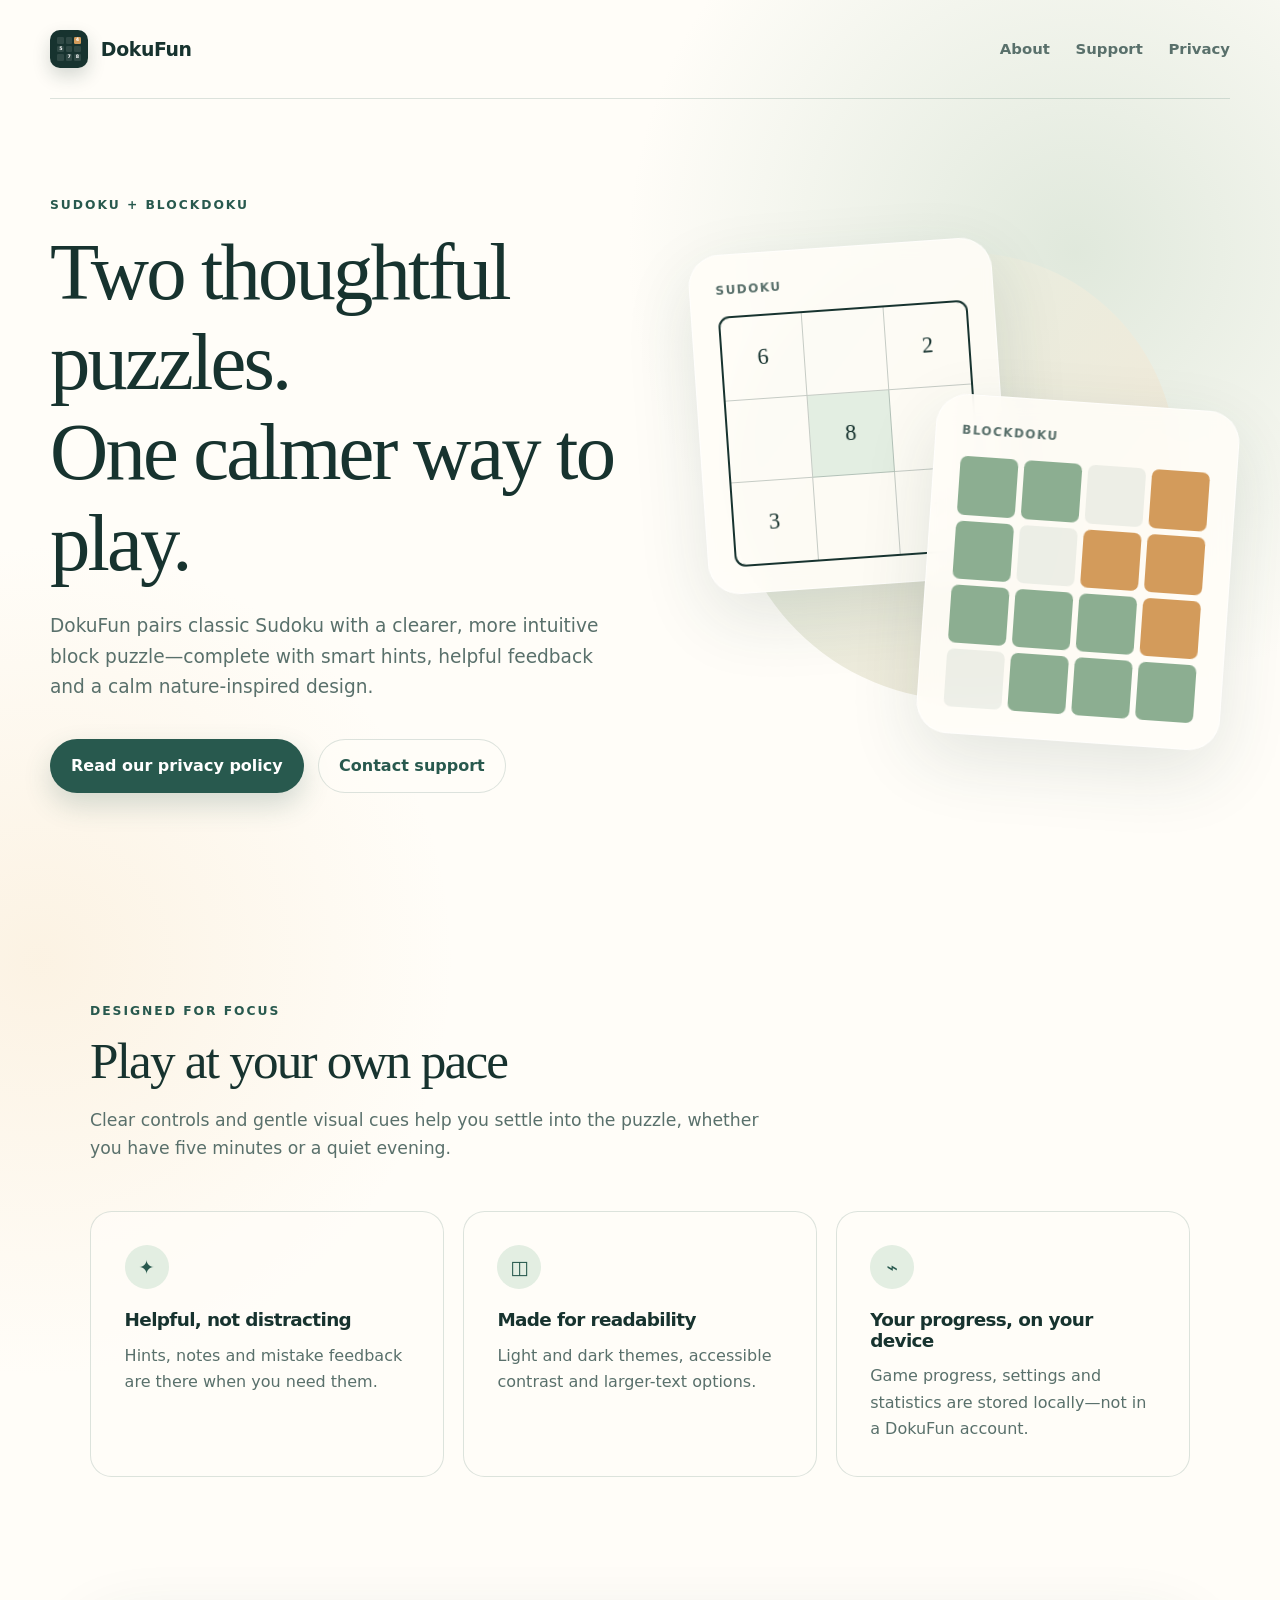
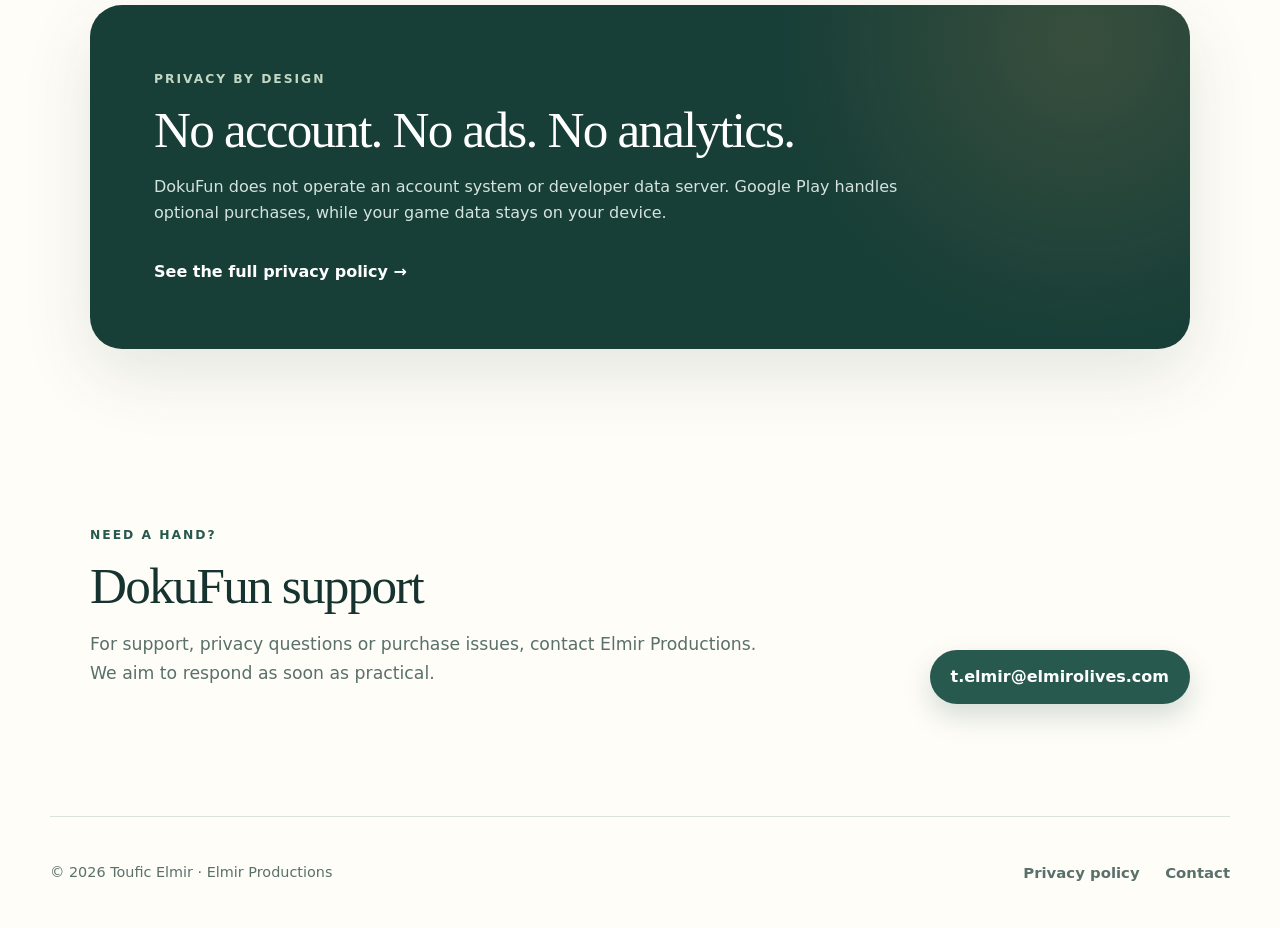
<file: index.html>
<!doctype html>
<html lang="en-AU">
  <head>
    <meta charset="utf-8">
    <meta name="viewport" content="width=device-width, initial-scale=1">
    <meta name="description" content="Official support and privacy information for DokuFun by Elmir Productions.">
    <meta name="theme-color" content="#edf3ec">
    <link rel="canonical" href="https://touficelmir91-lang.github.io/dokufun-legal/">
    <link rel="stylesheet" href="styles.css">
    <title>DokuFun — Elmir Productions</title>
  </head>
  <body>
    <a class="skip-link" href="#main">Skip to content</a>

    <header class="site-header">
      <a class="brand" href="./" aria-label="DokuFun home">
        <span class="brand-mark" aria-hidden="true">
          <i></i><i></i><i>4</i><i>5</i><i></i><i></i><i></i><i>7</i><i>8</i>
        </span>
        <span>DokuFun</span>
      </a>
      <nav aria-label="Main navigation">
        <a href="#about">About</a>
        <a href="#support">Support</a>
        <a href="privacy/">Privacy</a>
      </nav>
    </header>

    <main id="main">
      <section class="hero" aria-labelledby="hero-title">
        <div class="hero-copy">
          <p class="eyebrow">Sudoku + BlockDoku</p>
          <h1 id="hero-title">Two thoughtful puzzles.<br>One calmer way to play.</h1>
          <p class="lede">DokuFun pairs classic Sudoku with a clearer, more intuitive block puzzle—complete with smart hints, helpful feedback and a calm nature-inspired design.</p>
          <div class="hero-actions">
            <a class="button primary" href="privacy/">Read our privacy policy</a>
            <a class="button secondary" href="mailto:t.elmir@elmirolives.com">Contact support</a>
          </div>
        </div>

        <div class="puzzle-preview" aria-hidden="true">
          <div class="preview-card sudoku-card">
            <span class="card-label">Sudoku</span>
            <div class="mini-grid">
              <b>6</b><b></b><b>2</b><b></b><b>8</b><b></b><b>3</b><b></b><b>7</b>
            </div>
          </div>
          <div class="preview-card blocks-card">
            <span class="card-label">BlockDoku</span>
            <div class="blocks" role="presentation">
              <span></span><span></span><span class="empty"></span><span class="accent"></span>
              <span></span><span class="empty"></span><span class="accent"></span><span class="accent"></span>
              <span></span><span></span><span></span><span class="accent"></span>
              <span class="empty"></span><span></span><span></span><span></span>
            </div>
          </div>
        </div>
      </section>

      <section id="about" class="section" aria-labelledby="about-title">
        <div class="section-heading">
          <p class="eyebrow">Designed for focus</p>
          <h2 id="about-title">Play at your own pace</h2>
          <p>Clear controls and gentle visual cues help you settle into the puzzle, whether you have five minutes or a quiet evening.</p>
        </div>
        <div class="feature-grid">
          <article>
            <span class="feature-icon" aria-hidden="true">✦</span>
            <h3>Helpful, not distracting</h3>
            <p>Hints, notes and mistake feedback are there when you need them.</p>
          </article>
          <article>
            <span class="feature-icon" aria-hidden="true">◫</span>
            <h3>Made for readability</h3>
            <p>Light and dark themes, accessible contrast and larger-text options.</p>
          </article>
          <article>
            <span class="feature-icon" aria-hidden="true">⌁</span>
            <h3>Your progress, on your device</h3>
            <p>Game progress, settings and statistics are stored locally—not in a DokuFun account.</p>
          </article>
        </div>
      </section>

      <section class="privacy-callout" aria-labelledby="privacy-title">
        <div>
          <p class="eyebrow">Privacy by design</p>
          <h2 id="privacy-title">No account. No ads. No analytics.</h2>
          <p>DokuFun does not operate an account system or developer data server. Google Play handles optional purchases, while your game data stays on your device.</p>
        </div>
        <a class="text-link" href="privacy/">See the full privacy policy <span aria-hidden="true">→</span></a>
      </section>

      <section id="support" class="section support" aria-labelledby="support-title">
        <div class="section-heading">
          <p class="eyebrow">Need a hand?</p>
          <h2 id="support-title">DokuFun support</h2>
          <p>For support, privacy questions or purchase issues, contact Elmir Productions. We aim to respond as soon as practical.</p>
        </div>
        <a class="button primary" href="mailto:t.elmir@elmirolives.com">t.elmir@elmirolives.com</a>
      </section>
    </main>

    <footer>
      <p>© 2026 Toufic Elmir · Elmir Productions</p>
      <div>
        <a href="privacy/">Privacy policy</a>
        <a href="mailto:t.elmir@elmirolives.com">Contact</a>
      </div>
    </footer>
  </body>
</html>
</file>
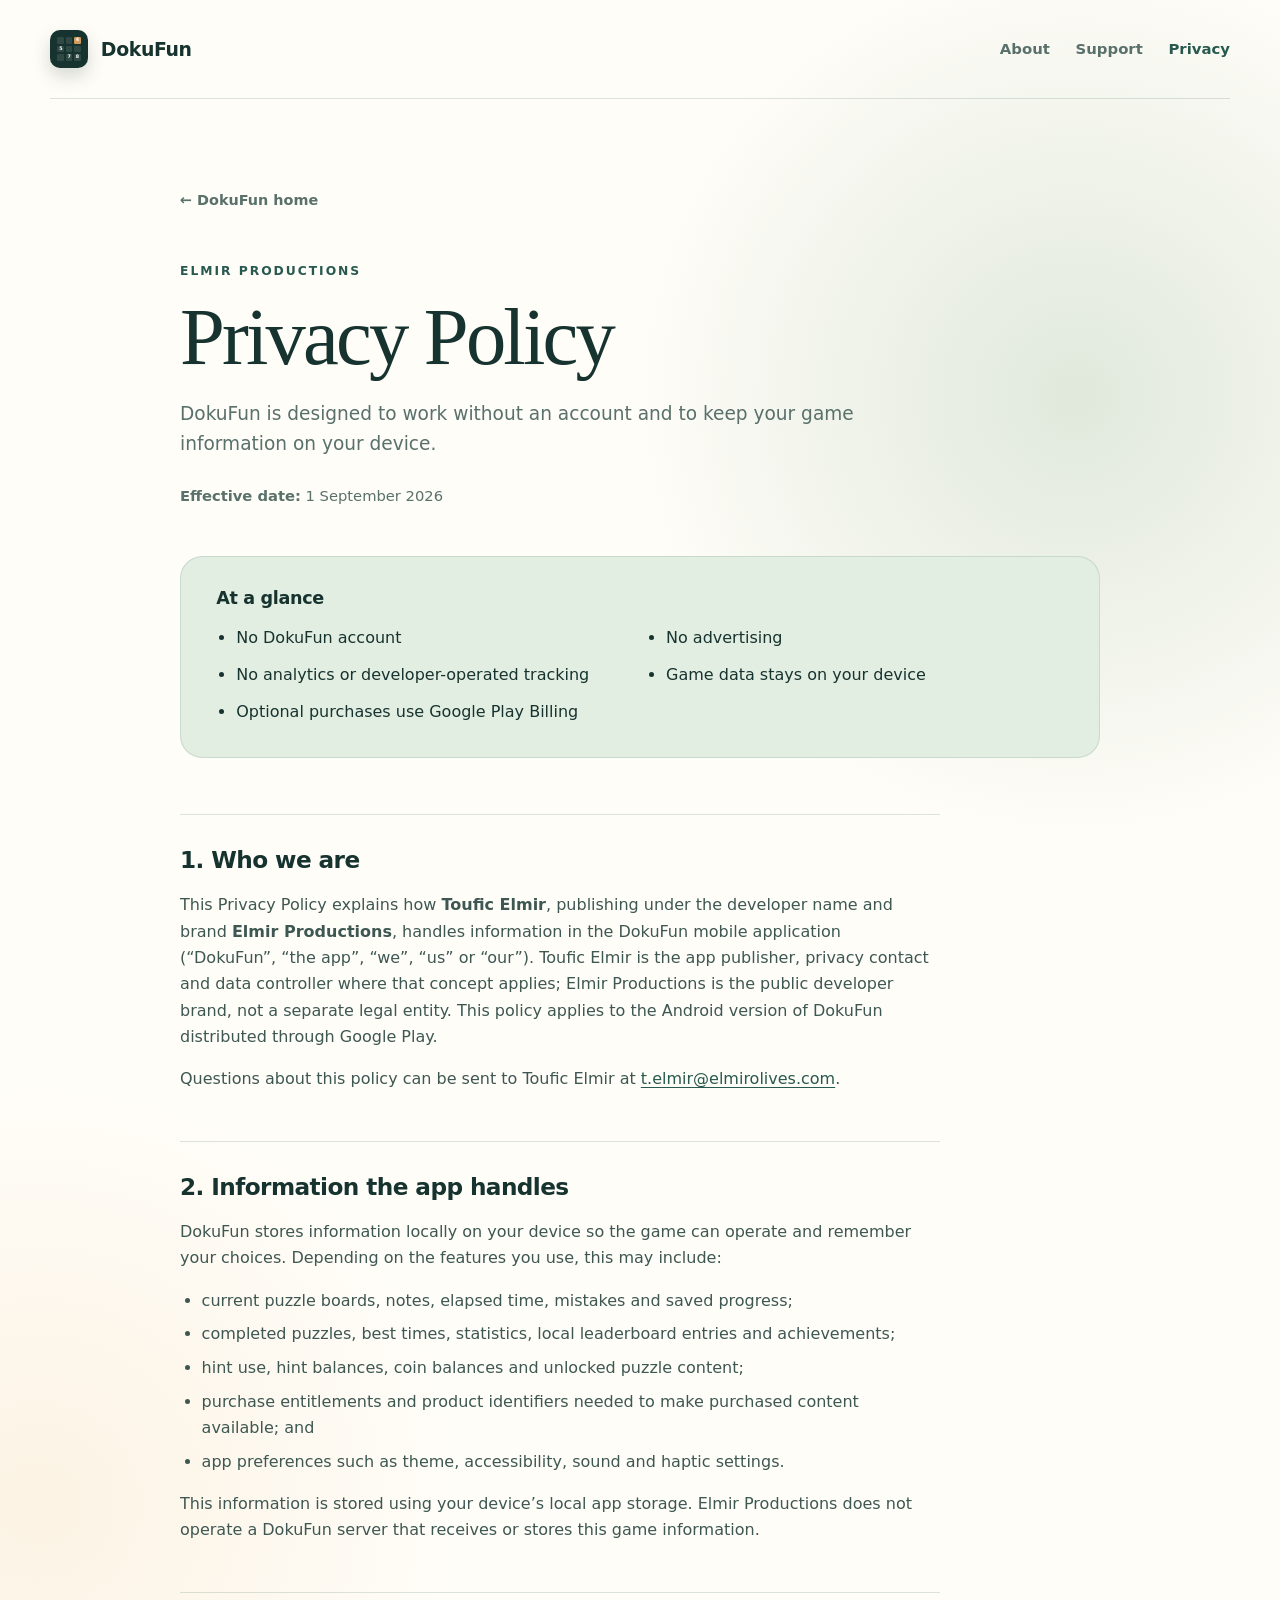
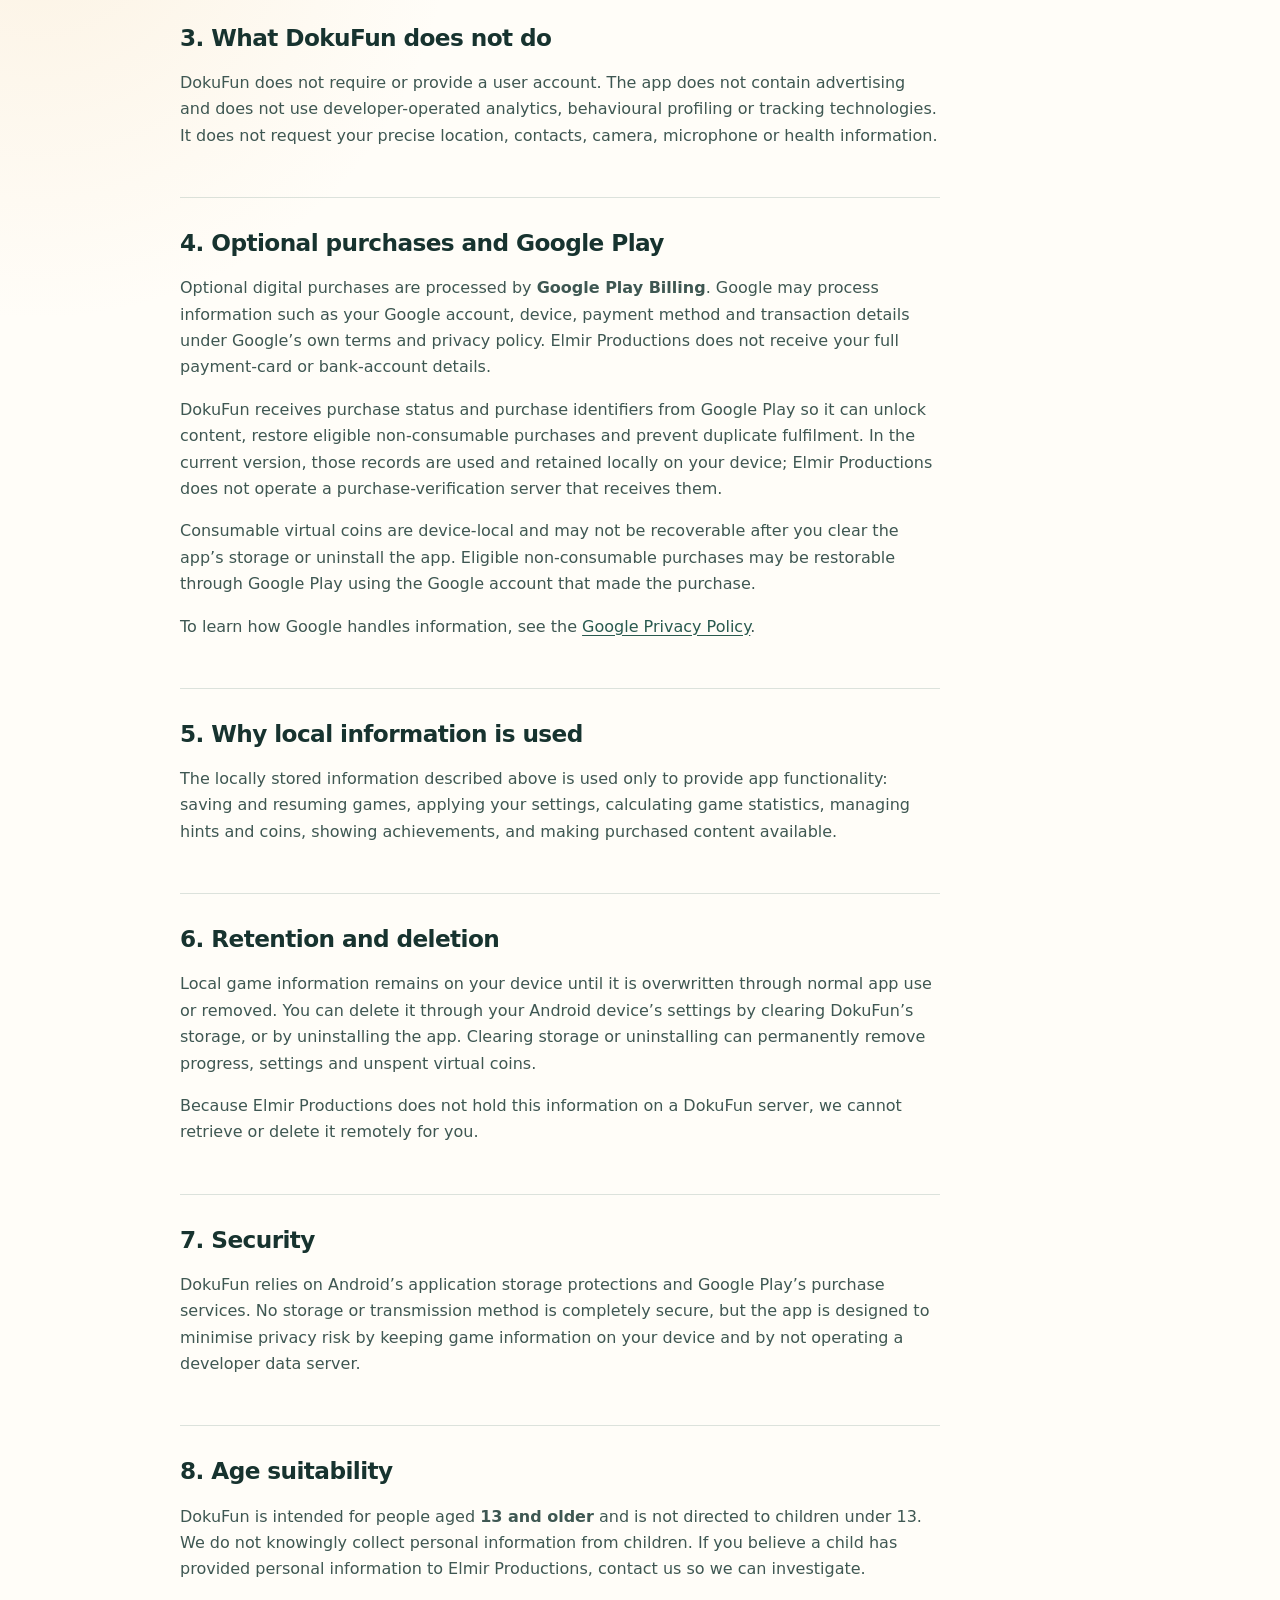
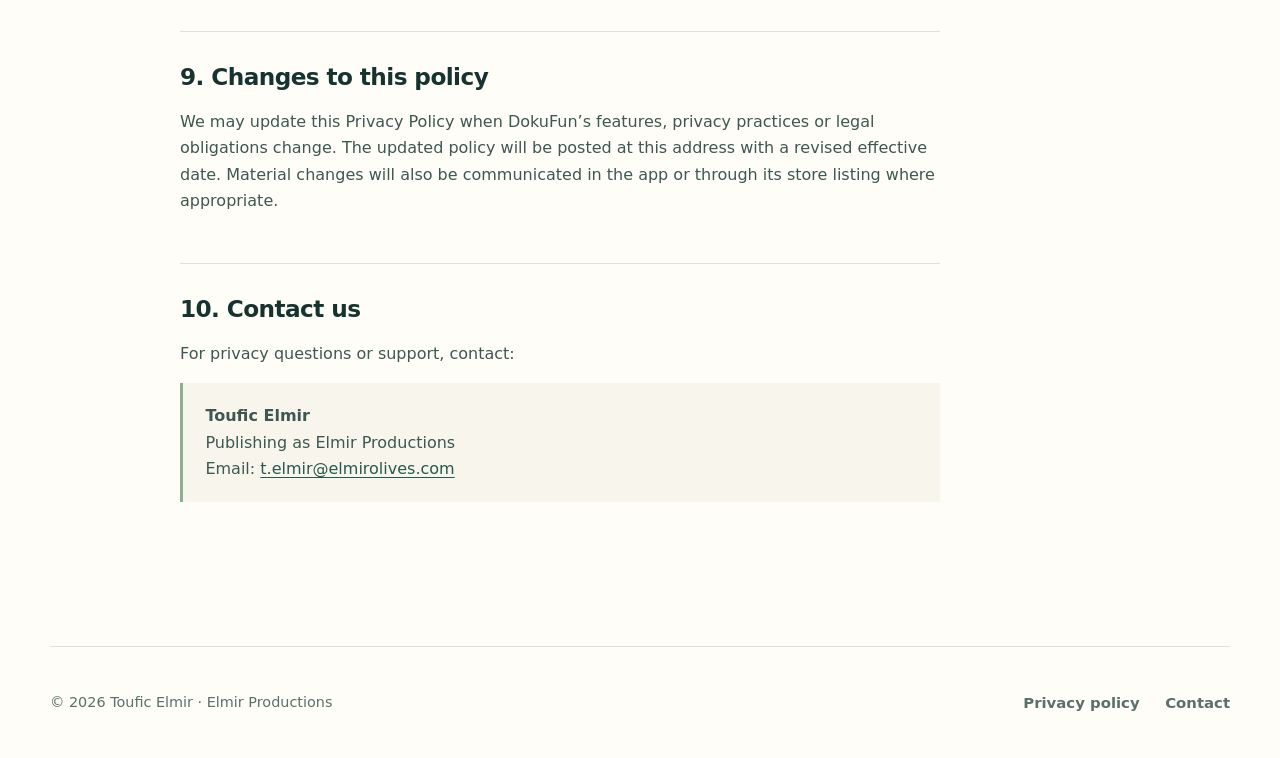
<file: privacy/index.html>
<!doctype html>
<html lang="en-AU">
  <head>
    <meta charset="utf-8">
    <meta name="viewport" content="width=device-width, initial-scale=1">
    <meta name="description" content="Privacy Policy for DokuFun, published by Elmir Productions.">
    <meta name="theme-color" content="#edf3ec">
    <link rel="canonical" href="https://touficelmir91-lang.github.io/dokufun-legal/privacy/">
    <link rel="stylesheet" href="../styles.css">
    <title>Privacy Policy — DokuFun</title>
  </head>
  <body>
    <a class="skip-link" href="#main">Skip to content</a>

    <header class="site-header">
      <a class="brand" href="../" aria-label="DokuFun home">
        <span class="brand-mark" aria-hidden="true">
          <i></i><i></i><i>4</i><i>5</i><i></i><i></i><i></i><i>7</i><i>8</i>
        </span>
        <span>DokuFun</span>
      </a>
      <nav aria-label="Main navigation">
        <a href="../#about">About</a>
        <a href="../#support">Support</a>
        <a href="./" aria-current="page">Privacy</a>
      </nav>
    </header>

    <main id="main" class="policy-layout">
      <header class="policy-hero">
        <a class="back-link" href="../"><span aria-hidden="true">←</span> DokuFun home</a>
        <p class="eyebrow">Elmir Productions</p>
        <h1>Privacy Policy</h1>
        <p class="lede">DokuFun is designed to work without an account and to keep your game information on your device.</p>
        <p class="effective-date"><strong>Effective date:</strong> 1 September 2026</p>
      </header>

      <aside class="policy-summary" aria-labelledby="summary-title">
        <h2 id="summary-title">At a glance</h2>
        <ul>
          <li>No DokuFun account</li>
          <li>No advertising</li>
          <li>No analytics or developer-operated tracking</li>
          <li>Game data stays on your device</li>
          <li>Optional purchases use Google Play Billing</li>
        </ul>
      </aside>

      <article class="policy-content">
        <section aria-labelledby="who-we-are">
          <h2 id="who-we-are">1. Who we are</h2>
          <p>This Privacy Policy explains how <strong>Toufic Elmir</strong>, publishing under the developer name and brand <strong>Elmir Productions</strong>, handles information in the DokuFun mobile application (“DokuFun”, “the app”, “we”, “us” or “our”). Toufic Elmir is the app publisher, privacy contact and data controller where that concept applies; Elmir Productions is the public developer brand, not a separate legal entity. This policy applies to the Android version of DokuFun distributed through Google Play.</p>
          <p>Questions about this policy can be sent to Toufic Elmir at <a href="mailto:t.elmir@elmirolives.com">t.elmir@elmirolives.com</a>.</p>
        </section>

        <section aria-labelledby="information-we-handle">
          <h2 id="information-we-handle">2. Information the app handles</h2>
          <p>DokuFun stores information locally on your device so the game can operate and remember your choices. Depending on the features you use, this may include:</p>
          <ul>
            <li>current puzzle boards, notes, elapsed time, mistakes and saved progress;</li>
            <li>completed puzzles, best times, statistics, local leaderboard entries and achievements;</li>
            <li>hint use, hint balances, coin balances and unlocked puzzle content;</li>
            <li>purchase entitlements and product identifiers needed to make purchased content available; and</li>
            <li>app preferences such as theme, accessibility, sound and haptic settings.</li>
          </ul>
          <p>This information is stored using your device’s local app storage. Elmir Productions does not operate a DokuFun server that receives or stores this game information.</p>
        </section>

        <section aria-labelledby="what-we-do-not-do">
          <h2 id="what-we-do-not-do">3. What DokuFun does not do</h2>
          <p>DokuFun does not require or provide a user account. The app does not contain advertising and does not use developer-operated analytics, behavioural profiling or tracking technologies. It does not request your precise location, contacts, camera, microphone or health information.</p>
        </section>

        <section aria-labelledby="purchases">
          <h2 id="purchases">4. Optional purchases and Google Play</h2>
          <p>Optional digital purchases are processed by <strong>Google Play Billing</strong>. Google may process information such as your Google account, device, payment method and transaction details under Google’s own terms and privacy policy. Elmir Productions does not receive your full payment-card or bank-account details.</p>
          <p>DokuFun receives purchase status and purchase identifiers from Google Play so it can unlock content, restore eligible non-consumable purchases and prevent duplicate fulfilment. In the current version, those records are used and retained locally on your device; Elmir Productions does not operate a purchase-verification server that receives them.</p>
          <p>Consumable virtual coins are device-local and may not be recoverable after you clear the app’s storage or uninstall the app. Eligible non-consumable purchases may be restorable through Google Play using the Google account that made the purchase.</p>
          <p>To learn how Google handles information, see the <a href="https://policies.google.com/privacy" rel="external noreferrer">Google Privacy Policy</a>.</p>
        </section>

        <section aria-labelledby="purposes">
          <h2 id="purposes">5. Why local information is used</h2>
          <p>The locally stored information described above is used only to provide app functionality: saving and resuming games, applying your settings, calculating game statistics, managing hints and coins, showing achievements, and making purchased content available.</p>
        </section>

        <section aria-labelledby="retention-deletion">
          <h2 id="retention-deletion">6. Retention and deletion</h2>
          <p>Local game information remains on your device until it is overwritten through normal app use or removed. You can delete it through your Android device’s settings by clearing DokuFun’s storage, or by uninstalling the app. Clearing storage or uninstalling can permanently remove progress, settings and unspent virtual coins.</p>
          <p>Because Elmir Productions does not hold this information on a DokuFun server, we cannot retrieve or delete it remotely for you.</p>
        </section>

        <section aria-labelledby="security">
          <h2 id="security">7. Security</h2>
          <p>DokuFun relies on Android’s application storage protections and Google Play’s purchase services. No storage or transmission method is completely secure, but the app is designed to minimise privacy risk by keeping game information on your device and by not operating a developer data server.</p>
        </section>

        <section aria-labelledby="children">
          <h2 id="children">8. Age suitability</h2>
          <p>DokuFun is intended for people aged <strong>13 and older</strong> and is not directed to children under 13. We do not knowingly collect personal information from children. If you believe a child has provided personal information to Elmir Productions, contact us so we can investigate.</p>
        </section>

        <section aria-labelledby="changes">
          <h2 id="changes">9. Changes to this policy</h2>
          <p>We may update this Privacy Policy when DokuFun’s features, privacy practices or legal obligations change. The updated policy will be posted at this address with a revised effective date. Material changes will also be communicated in the app or through its store listing where appropriate.</p>
        </section>

        <section aria-labelledby="contact">
          <h2 id="contact">10. Contact us</h2>
          <p>For privacy questions or support, contact:</p>
          <address>
            <strong>Toufic Elmir</strong><br>
            Publishing as Elmir Productions<br>
            Email: <a href="mailto:t.elmir@elmirolives.com">t.elmir@elmirolives.com</a>
          </address>
        </section>
      </article>
    </main>

    <footer>
      <p>© 2026 Toufic Elmir · Elmir Productions</p>
      <div>
        <a href="./" aria-current="page">Privacy policy</a>
        <a href="mailto:t.elmir@elmirolives.com">Contact</a>
      </div>
    </footer>
  </body>
</html>
</file>
<file: styles.css>
:root {
  color-scheme: light;
  --ink: #17332f;
  --muted: #59706b;
  --forest: #28594e;
  --forest-deep: #173e37;
  --sage: #8cae91;
  --sage-pale: #e3eee2;
  --cream: #fffdf8;
  --paper: #f8f5ec;
  --line: rgba(40, 89, 78, 0.16);
  --warm: #d39b5b;
  --shadow: 0 24px 70px rgba(32, 67, 59, 0.12);
}

* {
  box-sizing: border-box;
}

html {
  scroll-behavior: smooth;
}

body {
  margin: 0;
  background:
    radial-gradient(circle at 84% 10%, rgba(181, 204, 181, 0.42), transparent 28rem),
    radial-gradient(circle at 3% 38%, rgba(240, 205, 153, 0.22), transparent 26rem),
    var(--cream);
  color: var(--ink);
  font-family: Inter, ui-sans-serif, system-ui, -apple-system, BlinkMacSystemFont, "Segoe UI", sans-serif;
  line-height: 1.65;
  -webkit-font-smoothing: antialiased;
}

a {
  color: var(--forest);
  text-underline-offset: 0.2em;
}

a:hover {
  color: var(--forest-deep);
}

.skip-link {
  position: fixed;
  z-index: 20;
  top: 0.75rem;
  left: 0.75rem;
  padding: 0.65rem 1rem;
  border-radius: 0.6rem;
  background: var(--ink);
  color: white;
  transform: translateY(-160%);
}

.skip-link:focus {
  transform: translateY(0);
}

.site-header,
footer {
  width: min(1180px, calc(100% - 3rem));
  margin-inline: auto;
  display: flex;
  align-items: center;
  justify-content: space-between;
}

.site-header {
  min-height: 6.2rem;
  border-bottom: 1px solid var(--line);
}

.brand {
  display: inline-flex;
  align-items: center;
  gap: 0.8rem;
  color: var(--ink);
  font-size: 1.18rem;
  font-weight: 760;
  letter-spacing: -0.02em;
  text-decoration: none;
}

.brand-mark {
  display: grid;
  grid-template-columns: repeat(3, 0.42rem);
  gap: 0.1rem;
  padding: 0.46rem;
  border-radius: 0.62rem;
  background: var(--ink);
  box-shadow: 0 8px 18px rgba(23, 51, 47, 0.18);
}

.brand-mark i {
  display: grid;
  width: 0.42rem;
  aspect-ratio: 1;
  place-items: center;
  border-radius: 0.08rem;
  background: rgba(255, 255, 255, 0.11);
  color: white;
  font-size: 0.3rem;
  font-style: normal;
  line-height: 1;
}

.brand-mark i:nth-child(3) {
  background: var(--warm);
}

.site-header nav,
footer div {
  display: flex;
  align-items: center;
  gap: 1.6rem;
}

.site-header nav a,
footer a {
  color: var(--muted);
  font-size: 0.93rem;
  font-weight: 650;
  text-decoration: none;
}

.site-header nav a:hover,
.site-header nav a[aria-current="page"],
footer a:hover {
  color: var(--forest);
}

main {
  overflow: hidden;
}

.hero {
  width: min(1180px, calc(100% - 3rem));
  margin: 0 auto;
  min-height: 42rem;
  padding: 6rem 0;
  display: grid;
  grid-template-columns: minmax(0, 1.04fr) minmax(22rem, 0.96fr);
  align-items: center;
  gap: 4.5rem;
}

.eyebrow {
  margin: 0 0 0.7rem;
  color: var(--forest);
  font-size: 0.77rem;
  font-weight: 800;
  letter-spacing: 0.16em;
  text-transform: uppercase;
}

h1,
h2,
h3,
p {
  overflow-wrap: break-word;
}

h1,
h2,
h3 {
  margin-top: 0;
  line-height: 1.12;
  letter-spacing: -0.035em;
}

h1 {
  margin-bottom: 1.45rem;
  font-family: Georgia, "Times New Roman", serif;
  font-size: clamp(3.2rem, 6.3vw, 5.65rem);
  font-weight: 500;
}

h2 {
  margin-bottom: 1rem;
  font-family: Georgia, "Times New Roman", serif;
  font-size: clamp(2.05rem, 4vw, 3.35rem);
  font-weight: 500;
}

h3 {
  margin-bottom: 0.75rem;
  font-size: 1.15rem;
}

p {
  margin-top: 0;
}

.lede {
  max-width: 43rem;
  color: var(--muted);
  font-size: 1.16rem;
}

.hero-actions {
  display: flex;
  flex-wrap: wrap;
  gap: 0.9rem;
  margin-top: 2.25rem;
}

.button {
  display: inline-flex;
  min-height: 3.2rem;
  align-items: center;
  justify-content: center;
  padding: 0.8rem 1.25rem;
  border: 1px solid transparent;
  border-radius: 999px;
  font-weight: 750;
  text-decoration: none;
  transition: transform 160ms ease, box-shadow 160ms ease, background 160ms ease;
}

.button:hover {
  transform: translateY(-2px);
}

.button.primary {
  background: var(--forest);
  color: white;
  box-shadow: 0 12px 28px rgba(40, 89, 78, 0.2);
}

.button.primary:hover {
  background: var(--forest-deep);
  color: white;
}

.button.secondary {
  border-color: var(--line);
  background: rgba(255, 253, 248, 0.58);
  color: var(--forest);
}

.puzzle-preview {
  position: relative;
  min-height: 31rem;
}

.puzzle-preview::before {
  position: absolute;
  width: 28rem;
  height: 28rem;
  border-radius: 50% 50% 44% 56%;
  background: linear-gradient(135deg, var(--sage-pale), #f5e9d7);
  content: "";
  inset: 0.5rem 0 auto 2rem;
  transform: rotate(-8deg);
}

.preview-card {
  position: absolute;
  width: min(19rem, 70%);
  border: 1px solid rgba(255, 255, 255, 0.7);
  border-radius: 2rem;
  background: rgba(255, 253, 248, 0.88);
  box-shadow: var(--shadow);
  backdrop-filter: blur(14px);
}

.sudoku-card {
  top: 0;
  left: 0;
  padding: 1.6rem;
  transform: rotate(-4deg);
}

.blocks-card {
  right: 0;
  bottom: 0;
  padding: 1.6rem;
  transform: rotate(4deg);
}

.card-label {
  display: block;
  margin-bottom: 1rem;
  color: var(--muted);
  font-size: 0.75rem;
  font-weight: 800;
  letter-spacing: 0.12em;
  text-transform: uppercase;
}

.mini-grid {
  display: grid;
  grid-template-columns: repeat(3, 1fr);
  overflow: hidden;
  border: 2px solid var(--ink);
  border-radius: 0.7rem;
}

.mini-grid b {
  display: grid;
  aspect-ratio: 1;
  place-items: center;
  border-right: 1px solid rgba(23, 51, 47, 0.24);
  border-bottom: 1px solid rgba(23, 51, 47, 0.24);
  font-family: Georgia, serif;
  font-size: 1.4rem;
  font-weight: 500;
}

.mini-grid b:nth-child(3n) {
  border-right: 0;
}

.mini-grid b:nth-last-child(-n + 3) {
  border-bottom: 0;
}

.mini-grid b:nth-child(5) {
  background: var(--sage-pale);
}

.blocks {
  display: grid;
  grid-template-columns: repeat(4, 1fr);
  gap: 0.38rem;
}

.blocks span {
  aspect-ratio: 1;
  border-radius: 0.45rem;
  background: var(--sage);
}

.blocks span.accent {
  background: var(--warm);
}

.blocks span.empty {
  background: rgba(40, 89, 78, 0.08);
}

.section {
  width: min(1100px, calc(100% - 3rem));
  margin: 0 auto;
  padding: 7rem 0;
}

.section-heading {
  max-width: 43rem;
  margin-bottom: 3rem;
}

.section-heading > p:last-child {
  color: var(--muted);
  font-size: 1.08rem;
}

.feature-grid {
  display: grid;
  grid-template-columns: repeat(3, 1fr);
  gap: 1.15rem;
}

.feature-grid article {
  padding: 2.1rem;
  border: 1px solid var(--line);
  border-radius: 1.35rem;
  background: rgba(255, 253, 248, 0.68);
}

.feature-grid article p {
  margin-bottom: 0;
  color: var(--muted);
}

.feature-icon {
  display: grid;
  width: 2.75rem;
  height: 2.75rem;
  margin-bottom: 1.3rem;
  place-items: center;
  border-radius: 50%;
  background: var(--sage-pale);
  color: var(--forest);
  font-size: 1.2rem;
}

.privacy-callout {
  width: min(1100px, calc(100% - 3rem));
  margin: 1rem auto 4rem;
  padding: clamp(2rem, 5vw, 4rem);
  border-radius: 2rem;
  background:
    radial-gradient(circle at 90% 10%, rgba(211, 155, 91, 0.18), transparent 19rem),
    var(--forest-deep);
  color: white;
  box-shadow: var(--shadow);
}

.privacy-callout .eyebrow {
  color: #c2d8c5;
}

.privacy-callout h2 {
  max-width: 45rem;
}

.privacy-callout p:not(.eyebrow) {
  max-width: 48rem;
  color: #d5e3df;
}

.text-link {
  display: inline-block;
  margin-top: 1rem;
  color: white;
  font-weight: 800;
  text-decoration: none;
}

.text-link:hover {
  color: #dcebdd;
}

.support {
  display: flex;
  align-items: end;
  justify-content: space-between;
  gap: 3rem;
}

.support .section-heading {
  margin-bottom: 0;
}

footer {
  min-height: 7rem;
  border-top: 1px solid var(--line);
  color: var(--muted);
  font-size: 0.9rem;
}

footer p {
  margin: 0;
}

/* Privacy policy */
.policy-layout {
  width: min(920px, calc(100% - 3rem));
  margin: 0 auto;
  padding: 5.5rem 0 7rem;
  overflow: visible;
}

.policy-hero {
  max-width: 740px;
  margin-bottom: 3rem;
}

.policy-hero h1 {
  margin-bottom: 1rem;
}

.back-link {
  display: inline-block;
  margin-bottom: 3rem;
  color: var(--muted);
  font-size: 0.9rem;
  font-weight: 700;
  text-decoration: none;
}

.effective-date {
  margin: 1.5rem 0 0;
  color: var(--muted);
  font-size: 0.92rem;
}

.policy-summary {
  margin-bottom: 3.5rem;
  padding: 2rem 2.2rem;
  border: 1px solid rgba(40, 89, 78, 0.14);
  border-radius: 1.4rem;
  background: var(--sage-pale);
}

.policy-summary h2 {
  margin-bottom: 1rem;
  font-family: inherit;
  font-size: 1.1rem;
  font-weight: 800;
  letter-spacing: -0.02em;
}

.policy-summary ul {
  display: grid;
  grid-template-columns: repeat(2, minmax(0, 1fr));
  gap: 0.65rem 2rem;
  margin: 0;
  padding-left: 1.25rem;
}

.policy-content {
  max-width: 760px;
}

.policy-content section {
  padding: 2rem 0;
  border-top: 1px solid var(--line);
}

.policy-content h2 {
  margin-bottom: 1.2rem;
  font-family: inherit;
  font-size: 1.45rem;
  font-weight: 780;
  letter-spacing: -0.025em;
}

.policy-content p,
.policy-content li {
  color: #3e5752;
}

.policy-content ul {
  padding-left: 1.35rem;
}

.policy-content li + li {
  margin-top: 0.45rem;
}

.policy-content address {
  padding: 1.25rem 1.4rem;
  border-left: 3px solid var(--sage);
  background: var(--paper);
  color: #3e5752;
  font-style: normal;
}

:focus-visible {
  outline: 3px solid var(--warm);
  outline-offset: 4px;
}

@media (max-width: 820px) {
  .hero {
    grid-template-columns: 1fr;
    padding: 4rem 0 5rem;
  }

  .hero-copy {
    max-width: 42rem;
  }

  .puzzle-preview {
    width: min(100%, 32rem);
    margin: 0 auto;
  }

  .feature-grid {
    grid-template-columns: 1fr;
  }

  .support {
    align-items: start;
    flex-direction: column;
  }
}

@media (max-width: 560px) {
  .site-header,
  footer,
  .hero,
  .section,
  .privacy-callout,
  .policy-layout {
    width: min(100% - 2rem, 100%);
  }

  .site-header {
    min-height: 5rem;
  }

  .site-header nav {
    gap: 0.9rem;
  }

  .site-header nav a:not(:last-child) {
    display: none;
  }

  h1 {
    font-size: clamp(2.65rem, 13vw, 4rem);
  }

  .hero {
    gap: 2rem;
  }

  .puzzle-preview {
    min-height: 25rem;
  }

  .puzzle-preview::before {
    width: 22rem;
    height: 22rem;
    inset-inline: 0;
  }

  .preview-card {
    width: 68%;
  }

  .privacy-callout {
    border-radius: 1.4rem;
  }

  .policy-summary ul {
    grid-template-columns: 1fr;
  }

  footer {
    min-height: 8rem;
    align-items: flex-start;
    flex-direction: column;
    justify-content: center;
    gap: 0.6rem;
  }
}

@media (prefers-reduced-motion: reduce) {
  html {
    scroll-behavior: auto;
  }

  .button {
    transition: none;
  }
}
</file>
